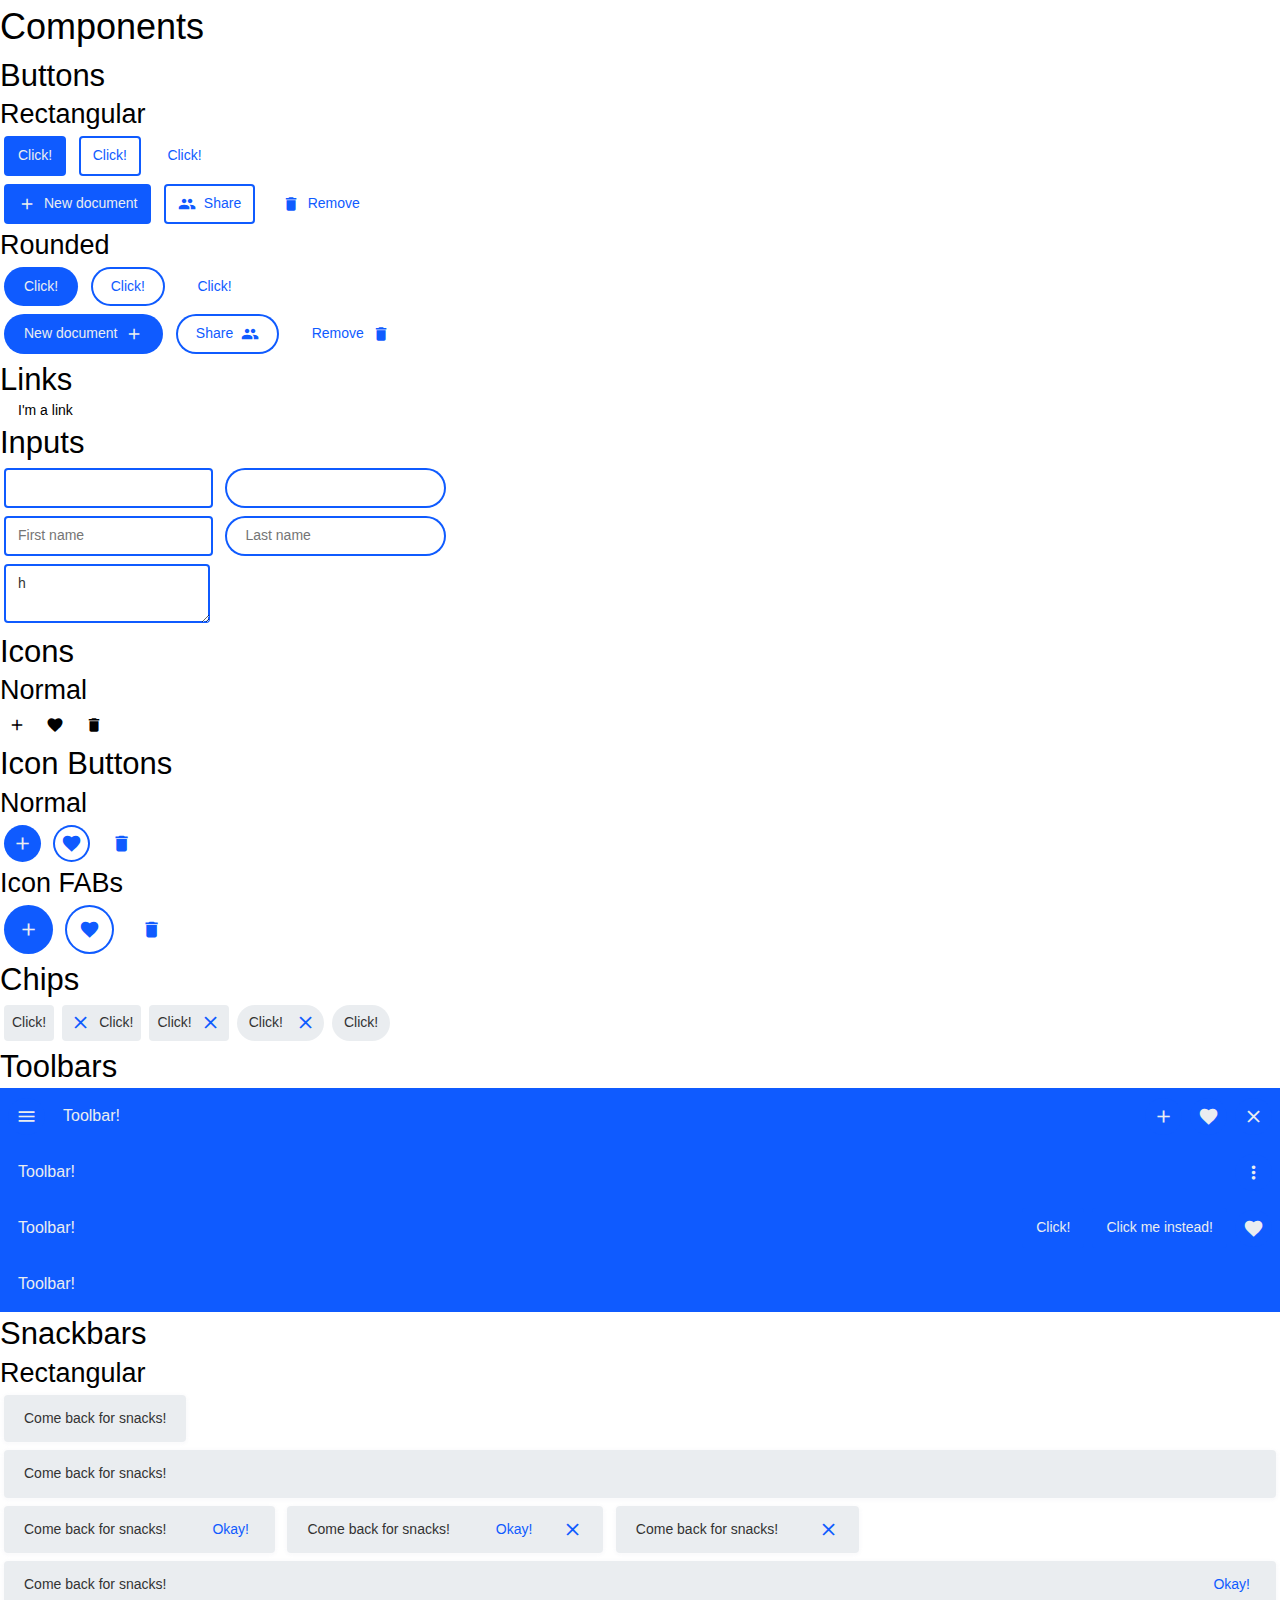
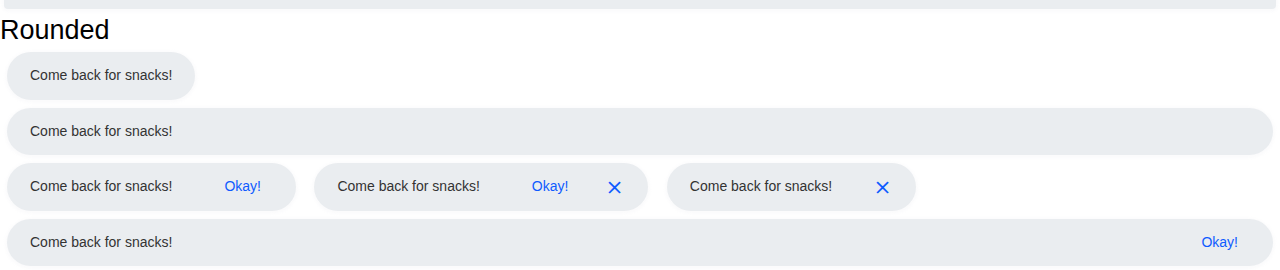
<file: geo-css-19-06/index.html>
<!DOCTYPE html>
<html lang="en">
<head>
    <meta charset="utf-8">
    <meta http-equiv="X-UA-Compatible" content="IE=edge">
    <title>Components</title>
    <meta name="viewport" content="width=device-width, initial-scale=1">
    <link rel="stylesheet" type="text/css" href="https://fonts.googleapis.com/icon?family=Material+Icons">
    <link rel="stylesheet" type="text/css" href="css/index.min.css">
    <!--<script src="main.js"></script>-->
</head>
<body class="force-no-outline">
    <h1>Components</h1>
    <article>
        <h2>Buttons</h2>
        <section>
        	<h3>Rectangular</h3>
        	<button class="button">Click!</button>
        	<button class="button button--outline">Click!</button>
            <button class="button button--text">Click!</button>
            
            <div>
                <button class="button">
                    <span class="material-icons icon">add</span>
                    <span class="icon-separator"></span>
                    New document
                </button>
                <button class="button button--outline">
                    <span class="material-icons icon">people</span>
                    <span class="icon-separator"></span>
                    Share
                </button>
                <button class="button button--text">
                    <span class="material-icons icon">delete</span>
                    <span class="icon-separator"></span>
                    Remove
                </button>
            </div>
        </section>
        
        <section>
        	<h3>Rounded</h3>
        	<button class="button button--round">Click!</button>
        	<button class="button button--round button--outline">Click!</button>
            <button class="button button--round button--text">Click!</button>

            <div>
                <button class="button button--round">
                    New document
                    <span class="icon-separator"></span>
                    <span class="material-icons icon">add</span>
                </button>
                <button class="button button--round button--outline">
                    Share
                    <span class="icon-separator"></span>
                    <span class="material-icons icon">people</span>
                </button>
                <button class="button button--round button--text">
                    Remove
                    <span class="icon-separator"></span>
                    <span class="material-icons icon">delete</span>
                </button>
            </div>
        </section>
    </article>
    <article>
        <h2>Links</h2>
        <section>
        	<a href="javascript:;" class="link">I'm a link</a>
        </section>
    </article>
    <article>
        <h2>Inputs</h2>
        <section>
        	<input type="text" class="input"/>
            <input type="text" class="input input--round"/>
        </section>
        <section>
        	<input type="text" placeholder="First name" class="input"/>
        	<input type="text" placeholder="Last name"class="input input--round"/>
        </section>
        <section>
            <textarea class="input">h</textarea>
        </section>
    </article>
    <article>
        <h2>Icons</h2>
        <section>
            <h3>Normal</h3>
        	<span class="material-icons icon">add</span>
        	<span class="material-icons icon">favorite</span>
        	<span class="material-icons icon">delete</span>
        </section>
    </article>
    <article>
        <h2>Icon Buttons</h2>
        <section>
            <h3>Normal</h3>
        	<button class="material-icons button button--icon">add</button>
        	<button class="material-icons button button--icon button--outline">favorite</button>
        	<button class="material-icons button button--icon button--text">delete</button>
        </section>
        <section>
            <h3>Icon FABs</h3>
        	<button class="material-icons button button--icon-fab">add</button>
        	<button class="material-icons button button--icon-fab button--outline">favorite</button>
        	<button class="material-icons button button--icon-fab button--text">delete</button>
        </section>
    </article>
    <article>
        <h2>Chips</h2>
        <section style="display:flex;">

            <!-- TODO investigate why need flex... is it -->
            <!-- for the block formatting context? -->
            
        	<div class="chip">
                <span class="chip__text">Click!</span>
            </div>
        	<div class="chip">
        		<button class="material-icons button button--icon button--text">close</button>
                <span class="chip__text">Click!</span>
            </div>
        	<div class="chip">
        		<span class="chip__text">Click!</span>
        		<button class="material-icons button button--icon button--text">close</button>
        	</div>
        	<div class="chip chip--round">
        		<span class="chip__text">Click!</span>
        		<button class="material-icons button button--icon button--text">close</button>
        	</div>
        	<div class="chip chip--round">
                <span class="chip__text">Click!</span>
            </div>
        </section>
    </article>
    <article>
        <h2>Toolbars</h2>
        <section>
        	<header class="toolbar">
                <div class="toolbar__actions">
        	        <button class="material-icons button button--icon">menu</button>
                </div>
                <div class="toolbar__text">Toolbar!</div>
                <div class="toolbar__actions">
        	        <button class="material-icons button button--icon">add</button>
        	        <button class="material-icons button button--icon">favorite</button>
        	        <button class="material-icons button button--icon">close</button>
                </div>
            </header>

        	<header class="toolbar">
                <div class="toolbar__text">Toolbar!</div>
                <div class="toolbar__actions">
        	        <button class="material-icons button button--icon">more_vert</button>
                </div>
            </header>

            <header class="toolbar">
                <div class="toolbar__text">Toolbar!</div>
                <div class="toolbar__actions">
                    <button class="button">Click!</button>
                    <button class="button">Click me instead!</button>
        	        <button class="material-icons button button--icon">favorite</button>
                </div>
            </header>

            <header class="toolbar">
                <div class="toolbar__text">Toolbar!</div>
            </header>
        </section>
    </article>
    <article>
        <h2>Snackbars</h2>
        <section>
            <h3>Rectangular</h3>
            <section class="snackbar">
                <div class="snackbar__text">Come back for snacks!</div>
            </section>
            
            <section class="snackbar snackbar--full-width">
                <div class="snackbar__text">Come back for snacks!</div>
            </section>
            
            <section class="snackbar">
                <div class="snackbar__text">Come back for snacks!</div>
                <div class="snackbar__actions">
                    <button class="button button--text">Okay!</button>
                </div>
            </section>

            <section class="snackbar">
                <div class="snackbar__text">Come back for snacks!</div>
                <div class="snackbar__actions">
                    <button class="button button--text">Okay!</button>
                    <button class="material-icons button button--icon button--text">close</button>
                </div>
            </section>

            <section class="snackbar">
                <div class="snackbar__text">Come back for snacks!</div>
                <div class="snackbar__actions">
                    <button class="material-icons button button--icon button--text">close</button>
                </div>
            </section>
            
            <section class="snackbar snackbar--full-width">
                <div class="snackbar__text">Come back for snacks!</div>
                <div class="snackbar__actions">
                    <button class="button button--text">Okay!</button>
                </div>
            </section>
        </section>
        <section>
            <h3>Rounded</h3>
            <section class="snackbar snackbar--round">
                <div class="snackbar__text">Come back for snacks!</div>
            </section>
            
            <section class="snackbar snackbar--full-width snackbar--round">
                <div class="snackbar__text">Come back for snacks!</div>
            </section>
            
            <section class="snackbar snackbar--round">
                    <div class="snackbar__text">Come back for snacks!</div>
                    <div class="snackbar__actions">
                        <button class="button button--text button--round">Okay!</button>
                    </div>
                </section>
    
                <section class="snackbar snackbar--round">
                    <div class="snackbar__text">Come back for snacks!</div>
                    <div class="snackbar__actions">
                        <button class="button button--text button--round">Okay!</button>
                        <button class="material-icons button button--icon button--text">close</button>
                    </div>
                </section>
    
                <section class="snackbar snackbar--round">
                    <div class="snackbar__text">Come back for snacks!</div>
                    <div class="snackbar__actions">
                        <button class="material-icons button button--icon button--text">close</button>
                    </div>
                </section>
            
            <section class="snackbar snackbar--full-width snackbar--round">
                <div class="snackbar__text">Come back for snacks!</div>
                <div class="snackbar__actions">
                    <button class="button button--text button--round">Okay!</button>
                </div>
            </section>
        </section>
    </article>
    <script src="js/accessible-focus.js"></script>
</body>
</html>
</file>
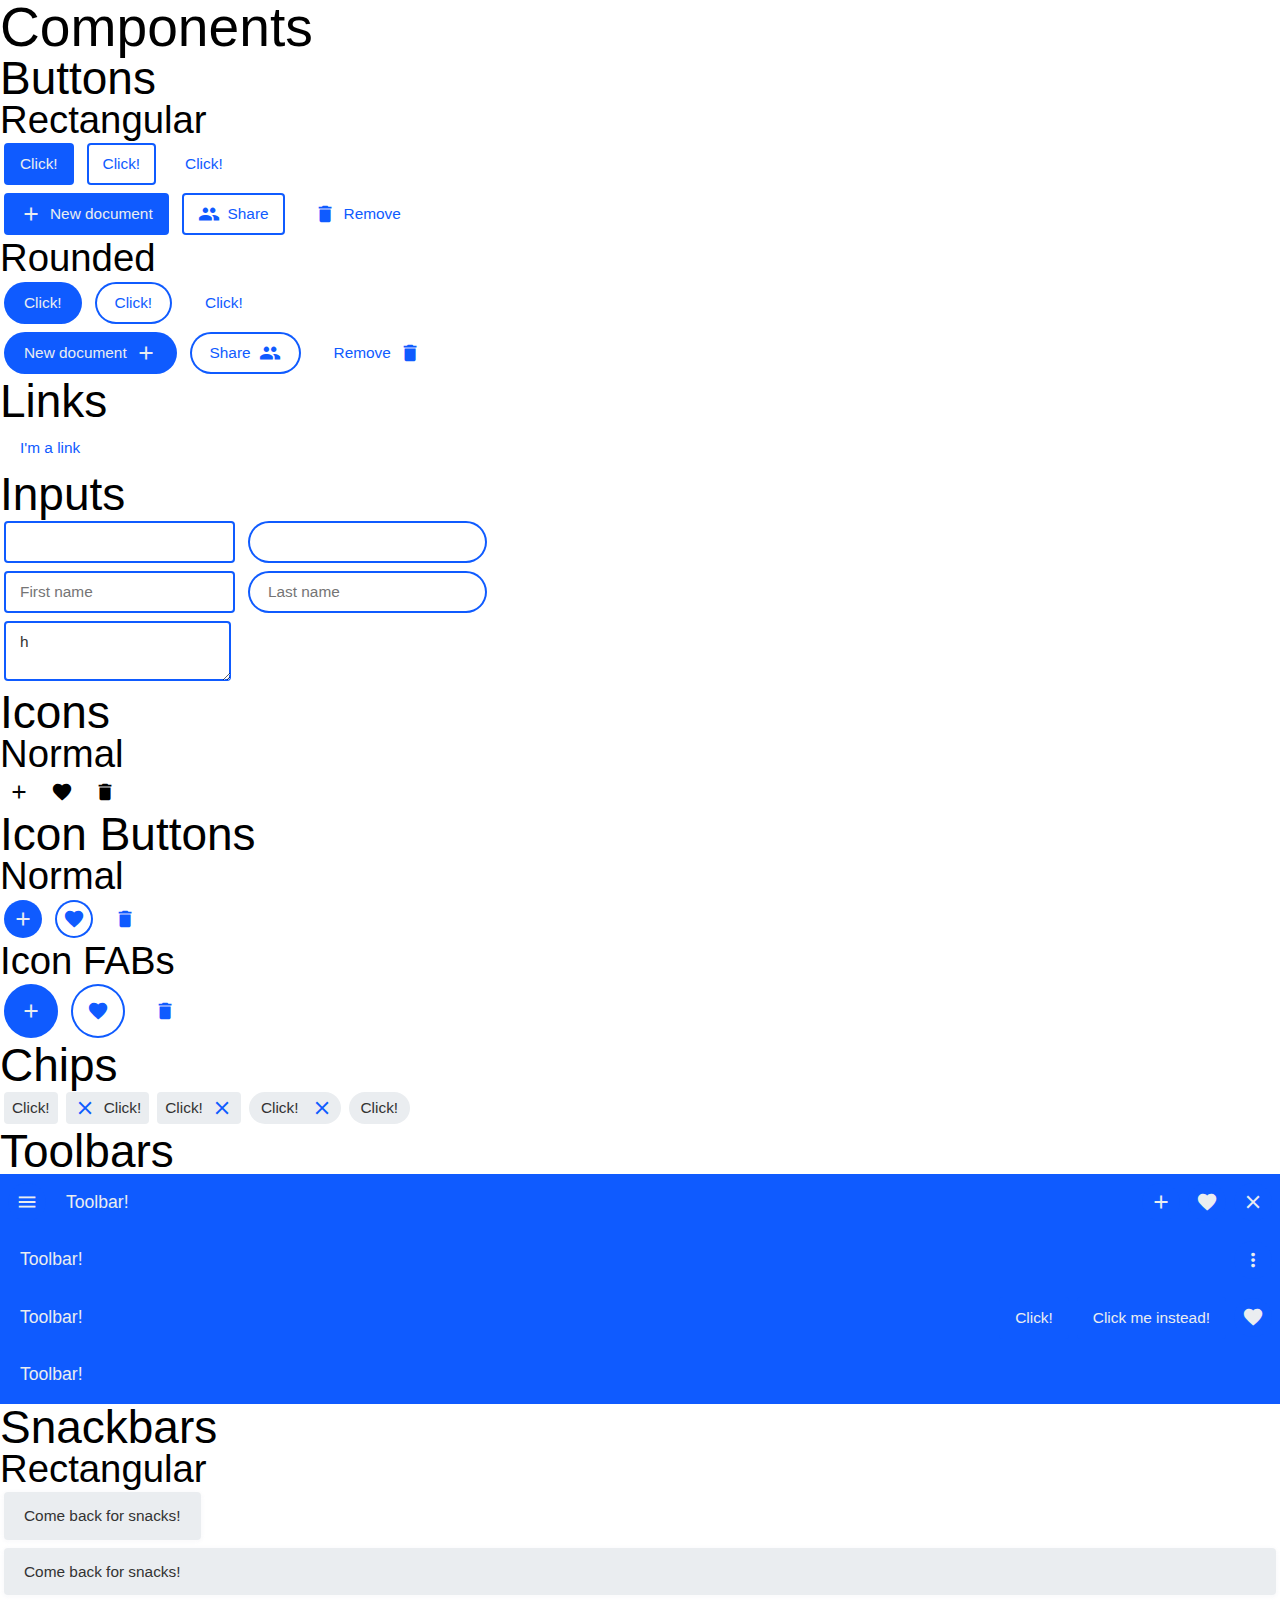
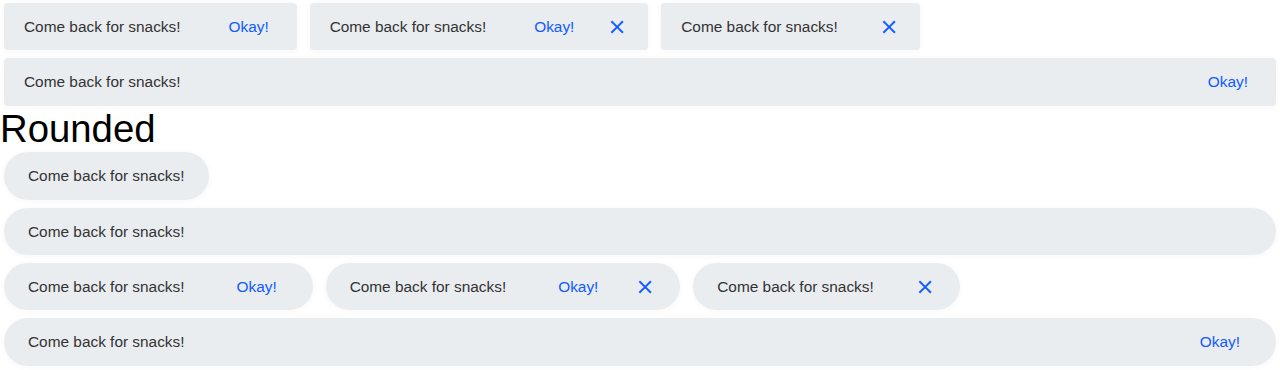
<file: geocss-19-07/index.html>
<!DOCTYPE html>
<html lang="en">
<head>
    <meta charset="utf-8">
    <meta http-equiv="X-UA-Compatible" content="IE=edge">
    <title>Components</title>
    <meta name="viewport" content="width=device-width, initial-scale=1">
    <link rel="stylesheet" type="text/css" href="https://fonts.googleapis.com/icon?family=Material+Icons">
    <link rel="stylesheet" type="text/css" href="css/index.min.css">
    <!--<script src="main.js"></script>-->
</head>
<body class="force-no-outline">
    <h1>Components</h1>
    <article>
        <h2>Buttons</h2>
        <section>
        	<h3>Rectangular</h3>
        	<button class="Button">Click!</button>
        	<button class="Button Button--outline">Click!</button>
            <button class="Button Button--text">Click!</button>
            
            <div>
                <button class="Button">
                    <span class="material-icons Icon">add</span>
                    <span>New document</span>
                </button>
                <button class="Button Button--outline">
                    <span class="material-icons Icon">people</span>
                    <span>Share</span>
                </button>
                <button class="Button Button--text">
                    <span class="material-icons Icon">delete</span>
                    <span>Remove</span>
                </button>
            </div>
        </section>
        
        <section>
        	<h3>Rounded</h3>
        	<button class="Button Button--round">Click!</button>
        	<button class="Button Button--round Button--outline">Click!</button>
            <button class="Button Button--round Button--text">Click!</button>

            <div>
                <button class="Button Button--round">
                    <span>New document</span>
                    <span class="material-icons Icon">add</span>
                </button>
                <button class="Button Button--round Button--outline">
                    <span>Share</span>
                    <span class="material-icons Icon">people</span>
                </button>
                <button class="Button Button--round Button--text">
                    <span>Remove</span>
                    <span class="material-icons Icon">delete</span>
                </button>
            </div>
        </section>
    </article>
    <article>
        <h2>Links</h2>
        <section>
        	<a href="javascript:;" class="Link">I'm a link</a>
        </section>
    </article>
    <article>
        <h2>Inputs</h2>
        <section>
        	<input type="text" class="Input"/>
            <input type="text" class="Input Input--round"/>
        </section>
        <section>
        	<input type="text" placeholder="First name" class="Input"/>
        	<input type="text" placeholder="Last name"class="Input Input--round"/>
        </section>
        <section>
            <textarea class="Input">h</textarea>
        </section>
    </article>
    <article>
        <h2>Icons</h2>
        <section>
            <h3>Normal</h3>
        	<span class="material-icons Icon">add</span>
        	<span class="material-icons Icon">favorite</span>
        	<span class="material-icons Icon">delete</span>
        </section>
    </article>
    <article>
        <h2>Icon Buttons</h2>
        <section>
            <h3>Normal</h3>
        	<button class="material-icons Button Button--icon">add</button>
        	<button class="material-icons Button Button--icon Button--outline">favorite</button>
        	<button class="material-icons Button Button--icon Button--text">delete</button>
        </section>
        <section>
            <h3>Icon FABs</h3>
        	<button class="material-icons Button Button--iconFab">add</button>
        	<button class="material-icons Button Button--iconFab Button--outline">favorite</button>
        	<button class="material-icons Button Button--iconFab Button--text">delete</button>
        </section>
    </article>
    <article>
        <h2>Chips</h2>
        <section style="display:flex;">

            <!-- TODO investigate why need flex... is it -->
            <!-- for the block formatting context? -->
            
        	<div class="Chip">
                <span class="Chip-text">Click!</span>
            </div>
        	<div class="Chip">
        		<button class="material-icons Button Button--icon Button--text">close</button>
                <span class="Chip-text">Click!</span>
            </div>
        	<div class="Chip">
        		<span class="Chip-text">Click!</span>
        		<button class="material-icons Button Button--icon Button--text">close</button>
        	</div>
        	<div class="Chip Chip--round">
        		<span class="Chip-text">Click!</span>
        		<button class="material-icons Button Button--icon Button--text">close</button>
        	</div>
        	<div class="Chip Chip--round">
                <span class="Chip-text">Click!</span>
            </div>
        </section>
    </article>
    <article>
        <h2>Toolbars</h2>
        <section>
        	<header class="Toolbar">
                <div class="Toolbar-actions">
        	        <button class="material-icons Button Button--icon">menu</button>
                </div>
                <div class="Toolbar-text">Toolbar!</div>
                <div class="Toolbar-actions">
        	        <button class="material-icons Button Button--icon">add</button>
        	        <button class="material-icons Button Button--icon">favorite</button>
        	        <button class="material-icons Button Button--icon">close</button>
                </div>
            </header>

        	<header class="Toolbar">
                <div class="Toolbar-text">Toolbar!</div>
                <div class="Toolbar-actions">
        	        <button class="material-icons Button Button--icon">more_vert</button>
                </div>
            </header>

            <header class="Toolbar">
                <div class="Toolbar-text">Toolbar!</div>
                <div class="Toolbar-actions">
                    <button class="Button">Click!</button>
                    <button class="Button">Click me instead!</button>
        	        <button class="material-icons Button Button--icon">favorite</button>
                </div>
        		<div class="Toolbar-mobileAlt">
        	        <button class="material-icons Button Button--icon">menu</button>
        		</div>
            </header>

            <header class="Toolbar">
                <div class="Toolbar-text">Toolbar!</div>
            </header>
        </section>
    </article>
    <article>
        <h2>Snackbars</h2>
        <section>
            <h3>Rectangular</h3>
            <section class="Snackbar">
                <div class="Snackbar-text">Come back for snacks!</div>
            </section>
            
            <section class="Snackbar Snackbar--fullWidth">
                <div class="Snackbar-text">Come back for snacks!</div>
            </section>
            
            <section class="Snackbar">
                <div class="Snackbar-text">Come back for snacks!</div>
                <div class="Snackbar-actions">
                    <button class="Button Button--text">Okay!</button>
                </div>
            </section>

            <section class="Snackbar">
                <div class="Snackbar-text">Come back for snacks!</div>
                <div class="Snackbar-actions">
                    <button class="Button Button--text">Okay!</button>
                    <button class="material-icons Button Button--icon Button--text">close</button>
                </div>
            </section>

            <section class="Snackbar">
                <div class="Snackbar-text">Come back for snacks!</div>
                <div class="Snackbar-actions">
                    <button class="material-icons Button Button--icon Button--text">close</button>
                </div>
            </section>
            
            <section class="Snackbar Snackbar--fullWidth">
                <div class="Snackbar-text">Come back for snacks!</div>
                <div class="Snackbar-actions">
                    <button class="Button Button--text">Okay!</button>
                </div>
            </section>
        </section>
        <section>
            <h3>Rounded</h3>
            <section class="Snackbar Snackbar--round">
                <div class="Snackbar-text">Come back for snacks!</div>
            </section>
            
            <section class="Snackbar Snackbar--fullWidth Snackbar--round">
                <div class="Snackbar-text">Come back for snacks!</div>
            </section>
            
            <section class="Snackbar Snackbar--round">
                    <div class="Snackbar-text">Come back for snacks!</div>
                    <div class="Snackbar-actions">
                        <button class="Button Button--text Button--round">Okay!</button>
                    </div>
                </section>
    
                <section class="Snackbar Snackbar--round">
                    <div class="Snackbar-text">Come back for snacks!</div>
                    <div class="Snackbar-actions">
                        <button class="Button Button--text Button--round">Okay!</button>
                        <button class="material-icons Button Button--icon Button--text">close</button>
                    </div>
                </section>
    
                <section class="Snackbar Snackbar--round">
                    <div class="Snackbar-text">Come back for snacks!</div>
                    <div class="Snackbar-actions">
                        <button class="material-icons Button Button--icon Button--text">close</button>
                    </div>
                </section>
            
            <section class="Snackbar Snackbar--fullWidth Snackbar--round">
                <div class="Snackbar-text">Come back for snacks!</div>
                <div class="Snackbar-actions">
                    <button class="Button Button--text Button--round">Okay!</button>
                </div>
            </section>
        </section>
    </article>
    <script src="js/accessible-focus.js"></script>
</body>
</html>
</file>
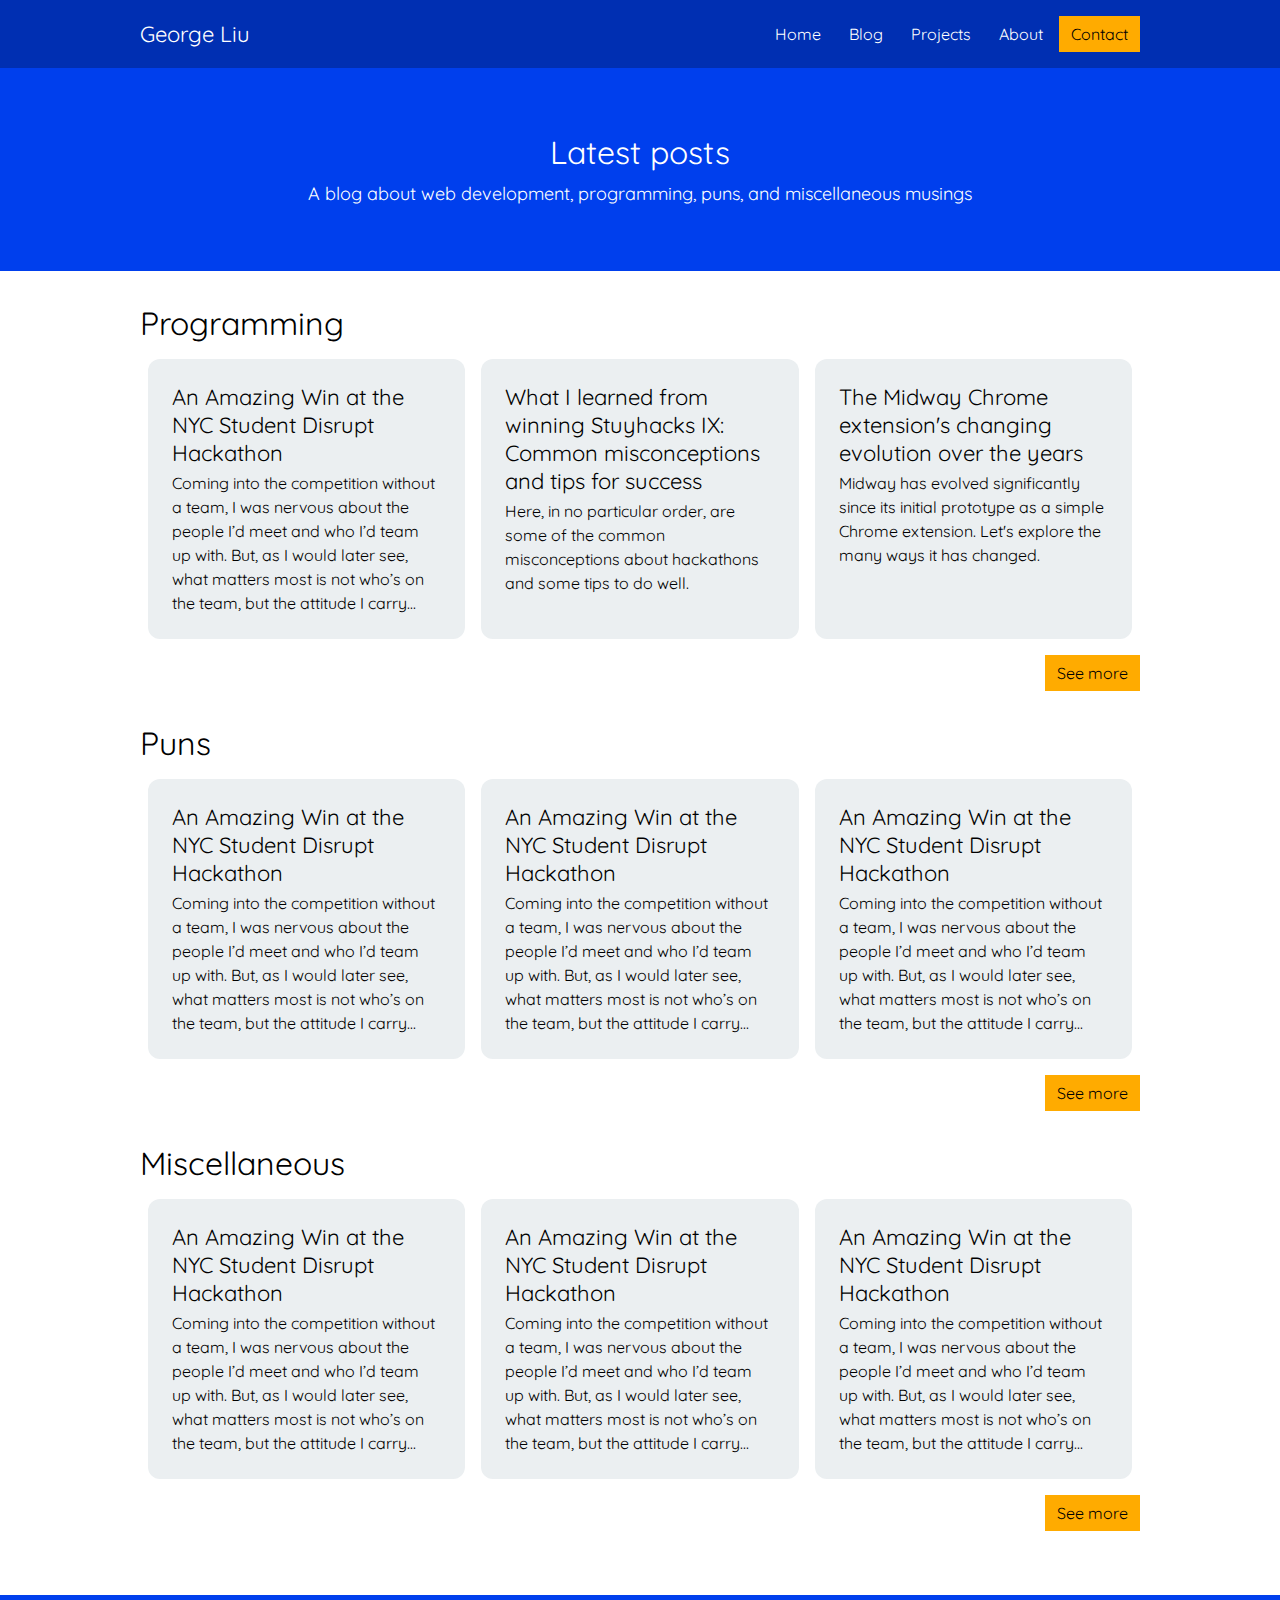
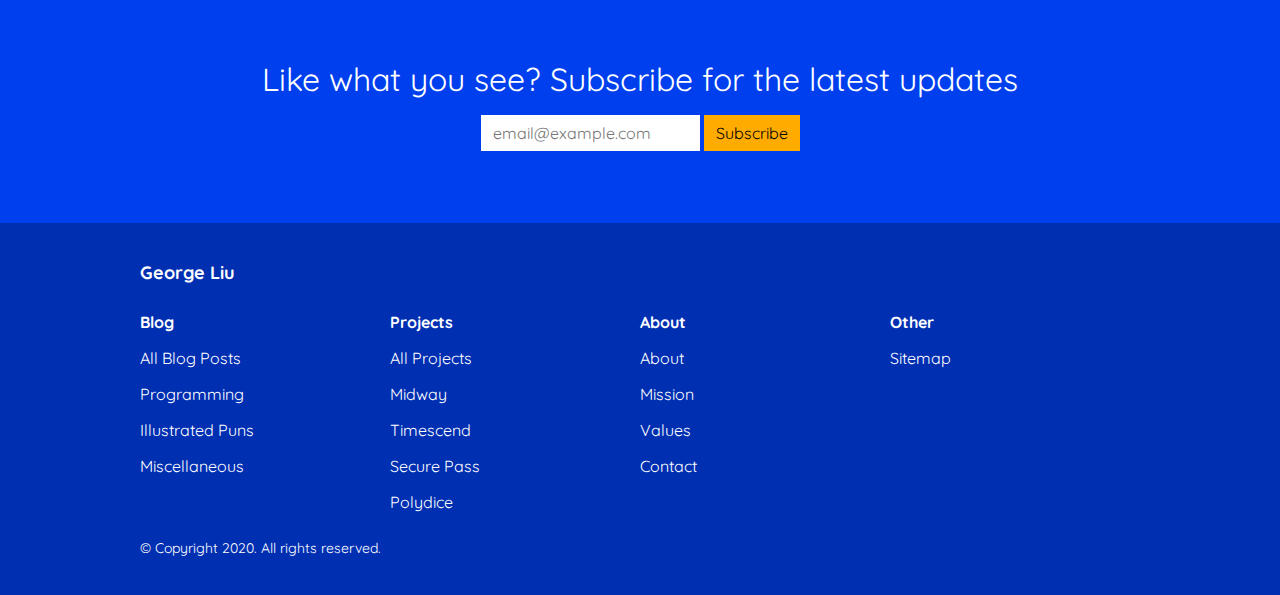
<file: geocss-20-03/blog-home.html>
<!DOCTYPE html>
<html lang="en">

<head>
    <meta content="IE=edge" http-equiv="X-UA-Compatible">
    <meta name="viewport" content="initial-scale=1, width=device-width">
    <meta charset="utf-8">

    <title>About Me</title>

    <link rel="stylesheet" href="https://fonts.googleapis.com/icon?family=Material+Icons">
    <link href="https://fonts.googleapis.com/css?family=Lexend+Deca%7CQuicksand:500,700&display=optional"
        rel="stylesheet">
    <link rel="stylesheet" href="css/index.css">
</head>

<body class="text-quicksand">
    <a class="sr-only sr-only-focusable" href="#maincontent">Skip to main content</a>
    <header class="bg-blue-900 text-white py-16 px-24 px-32--sm">
        <div class="max-w-md--md max-w-lg--lg max-w-xl--xl m-auto disp-flex flex-dir-row align-items-center">
            <h1 class="text-xl text-bold-400 m-0 flex-1">
                <a class="text-white text-normal" href="/">George Liu</a>
            </h1>
            <nav id="menu" class="menu bg-blue-900">
                <a accesskey="m" class="text-white text-normal menu-open-btn material-icons py-8 px-12"
                    href="#menu">menu</a>
                <a class="text-white text-normal menu-close-btn material-icons py-8 px-12" href="#">close</a>
                <a class="text-md text-white text-normal menu-links py-8 px-12" href="/">Home</a>
                <a class="text-md text-white text-normal menu-links py-8 px-12" href="/blog/">Blog</a>
                <a class="text-md text-white text-normal menu-links py-8 px-12" href="/projects/">Projects</a>
                <a class="text-md text-white text-normal menu-links py-8 px-12" href="/about/">About</a>
                <a class="text-md text-black text-normal menu-links py-8 px-12 bg-amber"
                    href="/about/contact/">Contact</a>
            </nav>
        </div>
    </header>
    <section class="bg-blue-800 p-24 p-32--sm py-64 text-white">
        <div class="m-auto max-w-md--md max-w-lg--lg max-w-xl--xl text-center">
            <h2 class="text-xl text-2x--sm text-3x--lg text-bold-400 mx-0 myt-0 myb-8 text-height-xs">Latest posts</h2>
            <p class="text-lg m-0">A blog about web development, programming, puns, and miscellaneous musings</p>
        </div>
    </section>

    <main id="maincontent" class="p-24 p-32--sm">
        <div class="m-auto max-w-md--md max-w-lg--lg max-w-xl--xl">
            <section class="pyb-32">
                <h2 class="text-3x text-bold-400 mx-0 myt-0 myb-8 text-height-xs">Programming</h2>

                <div class="disp-flex--lg">
                    <article class="w-4--lg bg-blue-grey-100 r-12 p-24 m-8">
                        <h3 class="text-xl m-0 myb-4">An Amazing Win at the NYC Student Disrupt Hackathon</h3>
                        <p class="text-md m-0">Coming into the competition without a team, I was nervous about the
                            people I’d meet
                            and who I’d team up with. But, as I would later see, what matters most is not who’s on the
                            team, but
                            the attitude I carry...</p>
                    </article>
                    <article class="w-4--lg bg-blue-grey-100 r-12 p-24 m-8">
                        <h3 class="text-xl m-0 myb-4">What I learned from winning Stuyhacks IX: Common misconceptions
                            and tips for success</h3>
                        <p class="text-md m-0">Here, in no particular order, are some of the common misconceptions about
                            hackathons and some tips to do well.</p>
                    </article>
                    <article class="w-4--lg bg-blue-grey-100 r-12 p-24 m-8">
                        <h3 class="text-xl m-0 myb-4">The Midway Chrome extension's changing evolution over the years</h3>
                        <p class="text-md m-0">Midway has evolved significantly since its initial prototype as a simple
                            Chrome extension. Let's explore the many ways it has changed.</p>
                    </article>
                </div>

                <div class="disp-flex justify-content-flex-end pyt-8">
                    <a class="text-md text-black text-normal menu-links py-8 px-12 bg-amber" href="/blog/programming/">
                        <span>See more</span>
                        <span class="sr-only">programming posts</span>
                    </a>
                </div>
            </section>
            <section class="pyb-32">
                <h2 class="text-3x text-bold-400 mx-0 myt-0 myb-8 text-height-xs">Puns</h2>

                <div class="disp-flex--lg">
                    <article class="w-4--lg bg-blue-grey-100 r-12 p-24 m-8">
                        <h3 class="text-xl m-0 myb-4">An Amazing Win at the NYC Student Disrupt Hackathon</h3>
                        <p class="text-md m-0">Coming into the competition without a team, I was nervous about the
                            people I’d meet
                            and who I’d team up with. But, as I would later see, what matters most is not who’s on the
                            team, but
                            the attitude I carry...</p>
                    </article>
                    <article class="w-4--lg bg-blue-grey-100 r-12 p-24 m-8">
                        <h3 class="text-xl m-0 myb-4">An Amazing Win at the NYC Student Disrupt Hackathon</h3>
                        <p class="text-md m-0">Coming into the competition without a team, I was nervous about the
                            people I’d meet
                            and who I’d team up with. But, as I would later see, what matters most is not who’s on the
                            team, but
                            the attitude I carry...</p>
                    </article>
                    <article class="w-4--lg bg-blue-grey-100 r-12 p-24 m-8">
                        <h3 class="text-xl m-0 myb-4">An Amazing Win at the NYC Student Disrupt Hackathon</h3>
                        <p class="text-md m-0">Coming into the competition without a team, I was nervous about the
                            people I’d meet
                            and who I’d team up with. But, as I would later see, what matters most is not who’s on the
                            team, but
                            the attitude I carry...</p>
                    </article>
                </div>
                <div class="disp-flex justify-content-flex-end pyt-8">
                    <a class="text-md text-black text-normal menu-links py-8 px-12 bg-amber" href="/blog/punderline/">
                        <span>See more</span>
                        <span class="sr-only">Punderline puns</span>
                    </a>
                </div>
            </section>
            <section class="pyb-32">
                <h2 class="text-3x text-bold-400 mx-0 myt-0 myb-8 text-height-xs">Miscellaneous</h2>

                <div class="disp-flex--lg">
                    <article class="w-4--lg bg-blue-grey-100 r-12 p-24 m-8">
                        <h3 class="text-xl m-0 myb-4">An Amazing Win at the NYC Student Disrupt Hackathon</h3>
                        <p class="text-md m-0">Coming into the competition without a team, I was nervous about the
                            people I’d meet
                            and who I’d team up with. But, as I would later see, what matters most is not who’s on the
                            team, but
                            the attitude I carry...</p>
                    </article>
                    <article class="w-4--lg bg-blue-grey-100 r-12 p-24 m-8">
                        <h3 class="text-xl m-0 myb-4">An Amazing Win at the NYC Student Disrupt Hackathon</h3>
                        <p class="text-md m-0">Coming into the competition without a team, I was nervous about the
                            people I’d meet
                            and who I’d team up with. But, as I would later see, what matters most is not who’s on the
                            team, but
                            the attitude I carry...</p>
                    </article>
                    <article class="w-4--lg bg-blue-grey-100 r-12 p-24 m-8">
                        <h3 class="text-xl m-0 myb-4">An Amazing Win at the NYC Student Disrupt Hackathon</h3>
                        <p class="text-md m-0">Coming into the competition without a team, I was nervous about the
                            people I’d meet
                            and who I’d team up with. But, as I would later see, what matters most is not who’s on the
                            team, but
                            the attitude I carry...</p>
                    </article>
                </div>
                <div class="disp-flex justify-content-flex-end pyt-8">
                    <a class="text-md text-black text-normal menu-links py-8 px-12 bg-amber" href="/blog/misc/">
                        <span>See more</span>
                        <span class="sr-only">miscellaneous posts</span>
                    </a>
                </div>
            </section>
        </div>
    </main>
    <section class="bg-blue-800 p-24 p-32--sm py-64 text-white">
        <div class="m-auto max-w-md--md max-w-lg--lg max-w-xl--xl text-center">
            <h2 class="text-xl text-2x--sm text-3x--lg text-bold-400 mx-0 myt-0 myb-8 text-height-xs">Like what you see?
                Subscribe for the latest updates</h2>
            <p class="text-md m-0">
                <input type="email" placeholder="email@example.com" class="my-4 py-8 px-12 text-black" />
                <input type="submit" value="Subscribe" class="my-8 py-8 px-12 text-black bg-amber">
            </p>
        </div>
    </section>
    <footer class="p-24 px-32--sm bg-blue-900">
        <nav class="max-w-md--md max-w-lg--lg max-w-xl--xl m-auto">
            <p class="my-12 text-white text-normal text-lg text-bold-700">George Liu</p>
            <div class="disp-flex--md flex-wrap-wrap">
                <div class="w-6--md w-3--lg py-8 py-0--md">
                    <p class="text-white text-bold-700 text-md my-12">Blog</p>
                    <p class="my-12"><a class="text-white text-normal text-md" href="/blog/">All Blog Posts</a></p>
                    <p class="my-12"><a class="text-white text-normal text-md" href="/blog/programming/">Programming</a>
                    </p>
                    <p class="my-12"><a class="text-white text-normal text-md" href="/blog/punderline/">Illustrated
                            Puns</a></p>
                    <p class="my-12"><a class="text-white text-normal text-md" href="/blog/misc/">Miscellaneous</a></p>
                </div>
                <div class="w-6--md w-3--lg py-8 py-0--md">
                    <p class="text-white text-bold-700 text-md my-12">Projects</p>
                    <p class="my-12"><a class="text-white text-normal text-md" href="/projects/">All Projects</a></p>
                    <p class="my-12"><a class="text-white text-normal text-md" href="/projects/midway/">Midway</a></p>
                    <p class="my-12"><a class="text-white text-normal text-md" href="/projects/timescend/">Timescend</a>
                    </p>
                    <p class="my-12"><a class="text-white text-normal text-md" href="/projects/securepass/">Secure
                            Pass</a></p>
                    <p class="my-12"><a class="text-white text-normal text-md" href="/projects/polydice/">Polydice</a>
                    </p>
                </div>
                <div class="w-6--md w-3--lg py-8 py-0--md">
                    <p class="text-white text-bold-700 text-md my-12">About</p>
                    <p class="my-12"><a class="text-white text-normal text-md" href="/about/">About</a></p>
                    <p class="my-12"><a class="text-white text-normal text-md" href="/about/mission">Mission</a></p>
                    <p class="my-12"><a class="text-white text-normal text-md" href="/about/values/">Values</a></p>
                    <p class="my-12"><a class="text-white text-normal text-md" href="/about/contact/">Contact</a></p>
                </div>
                <div class="w-6--md w-3--lg py-8 py-0--md">
                    <p class="text-white text-bold-700 text-md my-12">Other</p>
                    <p class="my-12"><a class="text-white text-normal text-md" href="/sitemap/">Sitemap</a></p>
                </div>
            </div>
            <p class="my-12 text-white text-normal text-sm">&copy; Copyright 2020. All rights reserved.</p>
        </nav>
    </footer>

</body>

</html>
</file>
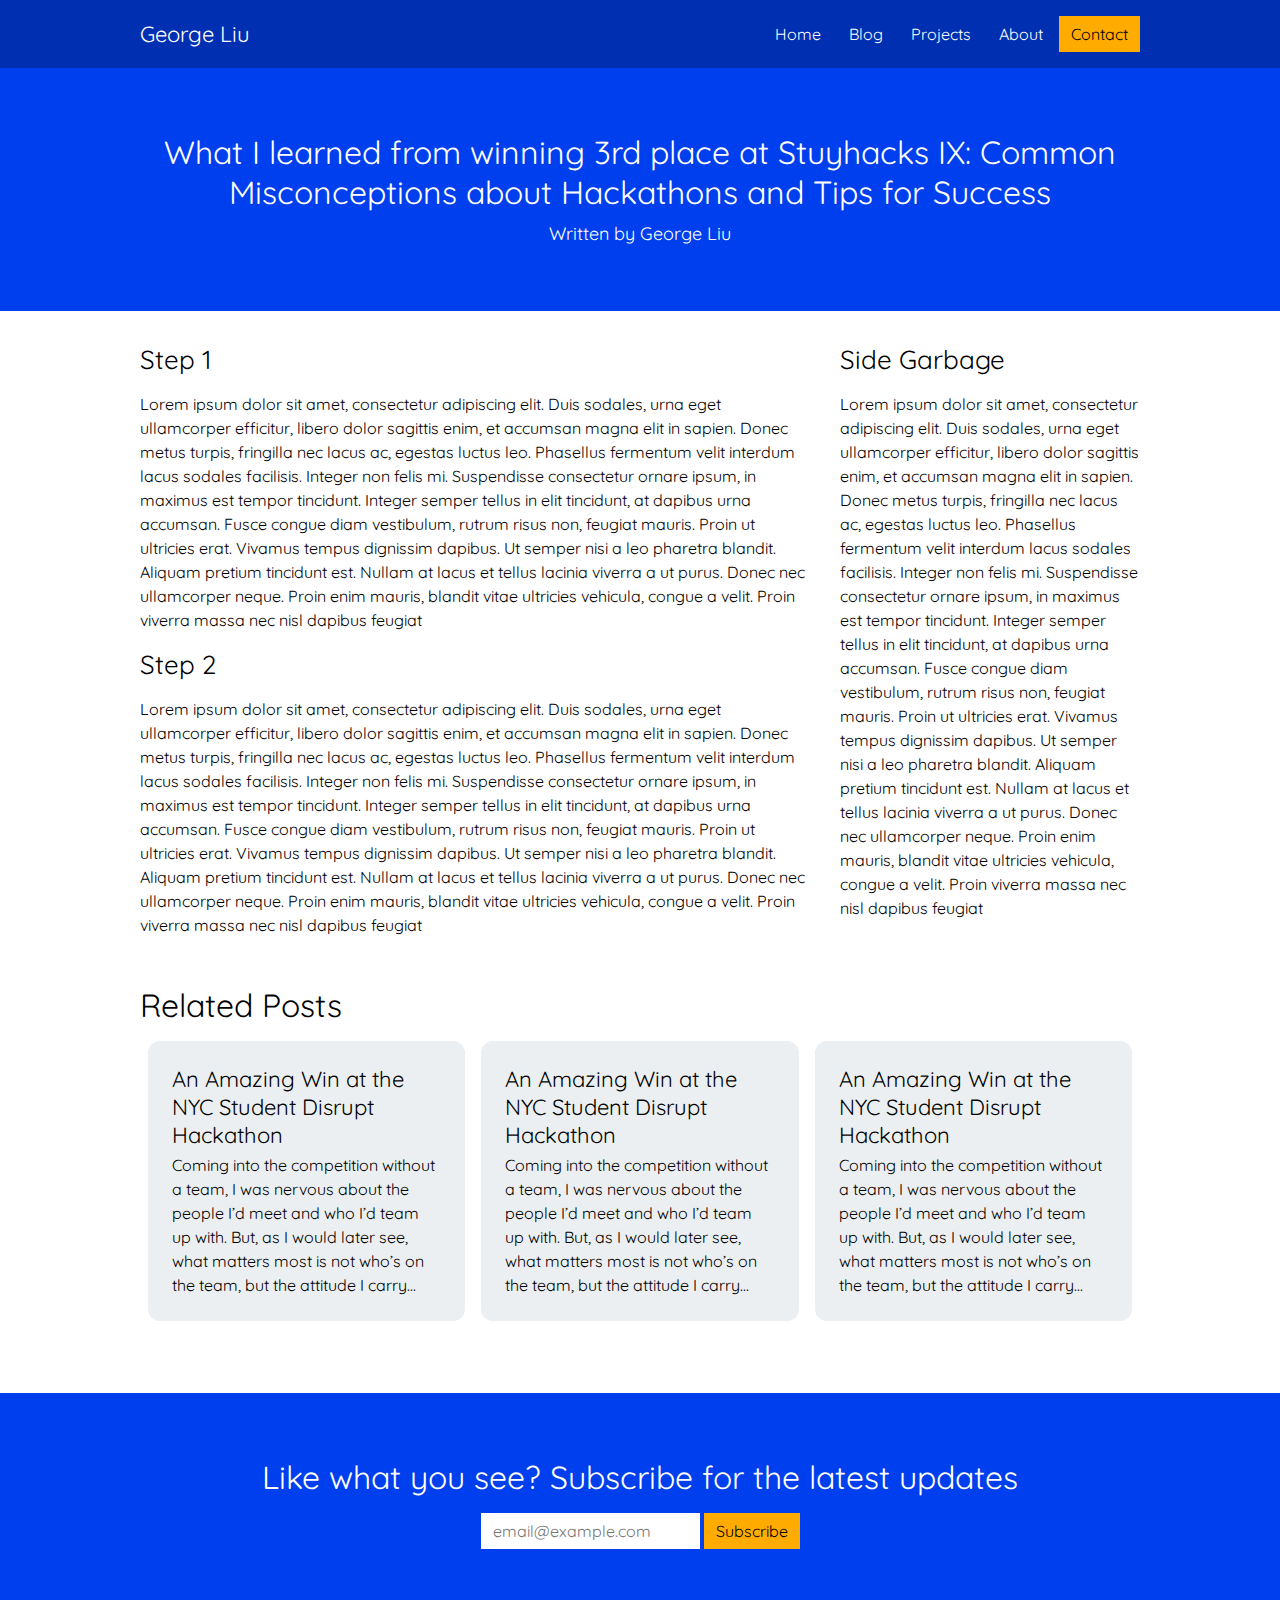
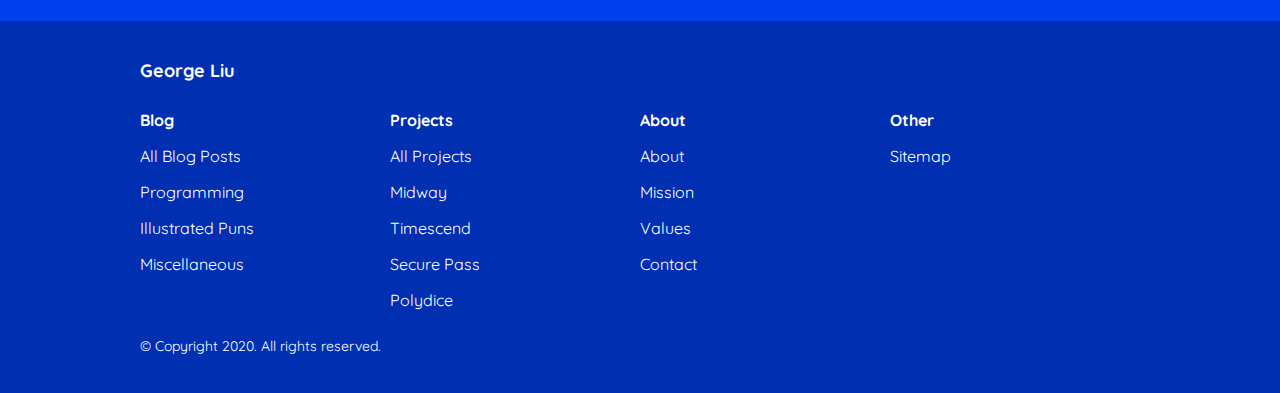
<file: geocss-20-03/blog-post.html>
<!DOCTYPE html>
<html lang="en">

<head>
    <meta content="IE=edge" http-equiv="X-UA-Compatible">
    <meta name="viewport" content="initial-scale=1, width=device-width">
    <meta charset="utf-8">

    <title>About Me</title>

    <link rel="stylesheet" href="https://fonts.googleapis.com/icon?family=Material+Icons">
    <link href="https://fonts.googleapis.com/css?family=Lexend+Deca%7CQuicksand:500,700&display=optional"
        rel="stylesheet">
    <link rel="stylesheet" href="css/index.css">
</head>

<body class="text-quicksand">
    <a class="sr-only sr-only-focusable" href="#maincontent">Skip to main content</a>
    <header class="bg-blue-900 text-white py-16 px-24 px-32--sm">
        <div class="max-w-md--md max-w-lg--lg max-w-xl--xl m-auto disp-flex flex-dir-row align-items-center">
            <h1 class="text-xl text-bold-400 m-0 flex-1">
                <a class="text-white text-normal" href="/">George Liu</a>
            </h1>
            <nav id="menu" class="menu bg-blue-900">
                <a class="text-white text-normal menu-open-btn material-icons py-8 px-12" href="#menu">menu</a>
                <a class="text-white text-normal menu-close-btn material-icons py-8 px-12" href="#">close</a>
                <a class="text-md text-white text-normal menu-links py-8 px-12" href="/">Home</a>
                <a class="text-md text-white text-normal menu-links py-8 px-12" href="/blog/">Blog</a>
                <a class="text-md text-white text-normal menu-links py-8 px-12" href="/projects/">Projects</a>
                <a class="text-md text-white text-normal menu-links py-8 px-12" href="/about/">About</a>
                <a class="text-md text-black text-normal menu-links py-8 px-12 bg-amber"
                    href="/about/contact/">Contact</a>
            </nav>
        </div>
    </header>
    <section class="bg-blue-800 p-24 p-32--sm py-64 text-white">
        <div class="m-auto max-w-md--md max-w-lg--lg max-w-xl--xl text-center">
            <h2 class="text-xl text-2x--sm text-3x--lg text-bold-400 mx-0 myt-0 myb-8 text-height-xs">What I learned
                from winning 3rd place at
                Stuyhacks IX: Common Misconceptions about Hackathons and Tips for Success</h2>
            <p class="text-lg m-0">Written by George Liu</p>
        </div>
    </section>
    <main id="maincontent" class="p-24 p-32--sm">
        <div class="m-auto max-w-md--md max-w-lg--lg max-w-xl--xl disp-flex--lg">
            <section class="flex-1 pxr-32--lg pyb-32 pyb-0--lg">
                <h3>Step 1</h3>
                <p>Lorem ipsum dolor sit amet, consectetur adipiscing elit. Duis
                    sodales, urna eget ullamcorper efficitur, libero dolor sagittis enim, et accumsan magna elit in
                    sapien. Donec metus turpis, fringilla nec lacus ac, egestas luctus leo. Phasellus fermentum velit
                    interdum lacus sodales facilisis. Integer non felis mi. Suspendisse consectetur ornare ipsum, in
                    maximus est tempor tincidunt. Integer semper tellus in elit tincidunt, at dapibus urna accumsan.
                    Fusce congue diam vestibulum, rutrum risus non, feugiat mauris. Proin ut ultricies erat. Vivamus
                    tempus dignissim dapibus. Ut semper nisi a leo pharetra blandit. Aliquam pretium tincidunt est.
                    Nullam at lacus et tellus lacinia viverra a ut purus. Donec nec ullamcorper neque. Proin enim
                    mauris, blandit vitae ultricies vehicula, congue a velit. Proin viverra massa nec nisl dapibus
                    feugiat </p>
                <h3>Step 2</h3>
                <p>Lorem ipsum dolor sit amet, consectetur adipiscing elit. Duis
                    sodales, urna eget ullamcorper efficitur, libero dolor sagittis enim, et accumsan magna elit in
                    sapien. Donec metus turpis, fringilla nec lacus ac, egestas luctus leo. Phasellus fermentum velit
                    interdum lacus sodales facilisis. Integer non felis mi. Suspendisse consectetur ornare ipsum, in
                    maximus est tempor tincidunt. Integer semper tellus in elit tincidunt, at dapibus urna accumsan.
                    Fusce congue diam vestibulum, rutrum risus non, feugiat mauris. Proin ut ultricies erat. Vivamus
                    tempus dignissim dapibus. Ut semper nisi a leo pharetra blandit. Aliquam pretium tincidunt est.
                    Nullam at lacus et tellus lacinia viverra a ut purus. Donec nec ullamcorper neque. Proin enim
                    mauris, blandit vitae ultricies vehicula, congue a velit. Proin viverra massa nec nisl dapibus
                    feugiat </p>
            </section>
            <aside class="max-w-xs--lg max-w-sm--xl">
                <h3>Side Garbage</h3>
                <p>Lorem ipsum dolor sit amet, consectetur adipiscing elit. Duis
                    sodales, urna eget ullamcorper efficitur, libero dolor sagittis enim, et accumsan magna elit in
                    sapien. Donec metus turpis, fringilla nec lacus ac, egestas luctus leo. Phasellus fermentum velit
                    interdum lacus sodales facilisis. Integer non felis mi. Suspendisse consectetur ornare ipsum, in
                    maximus est tempor tincidunt. Integer semper tellus in elit tincidunt, at dapibus urna accumsan.
                    Fusce congue diam vestibulum, rutrum risus non, feugiat mauris. Proin ut ultricies erat. Vivamus
                    tempus dignissim dapibus. Ut semper nisi a leo pharetra blandit. Aliquam pretium tincidunt est.
                    Nullam at lacus et tellus lacinia viverra a ut purus. Donec nec ullamcorper neque. Proin enim
                    mauris, blandit vitae ultricies vehicula, congue a velit. Proin viverra massa nec nisl dapibus
                    feugiat </p>
            </aside>
        </div>
    </main>
    <section class="p-24 pyt-0 p-32--sm py-64 text-black">
        <div class="m-auto max-w-md--md max-w-lg--lg max-w-xl--xl">
            <h2 class="text-3x text-bold-400 mx-0 myt-0 myb-8 text-height-xs">Related Posts</h2>

            <div class="disp-flex--lg">
                <article class="w-4--lg bg-blue-grey-100 r-12 p-24 m-8">
                    <h3 class="text-xl m-0 myb-4">An Amazing Win at the NYC Student Disrupt Hackathon</h3>
                    <p class="text-md m-0">Coming into the competition without a team, I was nervous about the people I’d meet
                        and who I’d team up with. But, as I would later see, what matters most is not who’s on the team, but
                        the attitude I carry...</p>
                </article>
                <article class="w-4--lg bg-blue-grey-100 r-12 p-24 m-8">
                    <h3 class="text-xl m-0 myb-4">An Amazing Win at the NYC Student Disrupt Hackathon</h3>
                    <p class="text-md m-0">Coming into the competition without a team, I was nervous about the people I’d meet
                        and who I’d team up with. But, as I would later see, what matters most is not who’s on the team, but
                        the attitude I carry...</p>
                </article>
                <article class="w-4--lg bg-blue-grey-100 r-12 p-24 m-8">
                    <h3 class="text-xl m-0 myb-4">An Amazing Win at the NYC Student Disrupt Hackathon</h3>
                    <p class="text-md m-0">Coming into the competition without a team, I was nervous about the people I’d meet
                        and who I’d team up with. But, as I would later see, what matters most is not who’s on the team, but
                        the attitude I carry...</p>
                </article>
            </div>
        </div>
    </section>
    <section class="bg-blue-800 p-24 p-32--sm py-64 text-white">
        <div class="m-auto max-w-md--md max-w-lg--lg max-w-xl--xl text-center">
            <h2 class="text-xl text-2x--sm text-3x--lg text-bold-400 mx-0 myt-0 myb-8 text-height-xs">Like what you see?
                Subscribe for the latest updates</h2>
            <p class="text-md m-0">
                <input type="email" placeholder="email@example.com" class="my-4 py-8 px-12 text-black" />
                <input type="submit" value="Subscribe" class="my-8 py-8 px-12 text-black bg-amber">
            </p>
        </div>
    </section>
    <footer class="p-24 px-32--sm bg-blue-900">
        <nav class="max-w-md--md max-w-lg--lg max-w-xl--xl m-auto">
            <p class="my-12 text-white text-normal text-lg text-bold-700">George Liu</p>
            <div class="disp-flex--md flex-wrap-wrap">
                <div class="w-6--md w-3--lg py-8 py-0--md">
                    <p class="text-white text-bold-700 text-md my-12">Blog</p>
                    <p class="my-12"><a class="text-white text-normal text-md" href="/blog/">All Blog Posts</a></p>
                    <p class="my-12"><a class="text-white text-normal text-md" href="/blog/programming/">Programming</a>
                    </p>
                    <p class="my-12"><a class="text-white text-normal text-md" href="/blog/punderline/">Illustrated
                            Puns</a></p>
                    <p class="my-12"><a class="text-white text-normal text-md" href="/blog/misc/">Miscellaneous</a></p>
                </div>
                <div class="w-6--md w-3--lg py-8 py-0--md">
                    <p class="text-white text-bold-700 text-md my-12">Projects</p>
                    <p class="my-12"><a class="text-white text-normal text-md" href="/projects/">All Projects</a></p>
                    <p class="my-12"><a class="text-white text-normal text-md" href="/projects/midway/">Midway</a></p>
                    <p class="my-12"><a class="text-white text-normal text-md" href="/projects/timescend/">Timescend</a>
                    </p>
                    <p class="my-12"><a class="text-white text-normal text-md" href="/projects/securepass/">Secure
                            Pass</a></p>
                    <p class="my-12"><a class="text-white text-normal text-md" href="/projects/polydice/">Polydice</a>
                    </p>
                </div>
                <div class="w-6--md w-3--lg py-8 py-0--md">
                    <p class="text-white text-bold-700 text-md my-12">About</p>
                    <p class="my-12"><a class="text-white text-normal text-md" href="/about/">About</a></p>
                    <p class="my-12"><a class="text-white text-normal text-md" href="/about/mission">Mission</a></p>
                    <p class="my-12"><a class="text-white text-normal text-md" href="/about/values/">Values</a></p>
                    <p class="my-12"><a class="text-white text-normal text-md" href="/about/contact/">Contact</a></p>
                </div>
                <div class="w-6--md w-3--lg py-8 py-0--md">
                    <p class="text-white text-bold-700 text-md my-12">Other</p>
                    <p class="my-12"><a class="text-white text-normal text-md" href="/sitemap/">Sitemap</a></p>
                </div>
            </div>
            <p class="my-12 text-white text-normal text-sm">&copy; Copyright 2020. All rights reserved.</p>
        </nav>
    </footer>

</body>

</html>
</file>
<file: geo-css-19-06/css/index.min.css>
a,abbr,acronym,address,applet,article,aside,audio,b,big,blockquote,body,canvas,caption,center,cite,code,dd,del,details,dfn,div,dl,dt,em,embed,fieldset,figcaption,figure,footer,form,h1,h2,h3,h4,h5,h6,header,hgroup,html,i,iframe,img,ins,kbd,label,legend,li,mark,menu,nav,object,ol,output,p,pre,q,ruby,s,samp,section,small,span,strike,strong,sub,summary,sup,table,tbody,td,tfoot,th,thead,time,tr,tt,u,ul,var,video{margin:0;padding:0;border:0;font:inherit;vertical-align:baseline}article,aside,details,figcaption,figure,footer,header,hgroup,menu,nav,section{display:block}body{line-height:1}ol,ul{list-style:none}blockquote,q{quotes:none}blockquote:after,blockquote:before,q:after,q:before{content:none}table{border-collapse:collapse;border-spacing:0}button,input,textarea{font-family:inherit;font-size:inherit}a{text-decoration:inherit}a:hover{text-decoration:underline}.force-no-outline button::-moz-focus-inner{border:0}.force-no-outline *{outline:0}html{font-size:100%;font-family:-apple-system,BlinkMacSystemFont,"Segoe UI",Roboto,Oxygen,Ubuntu,Cantarell,"Open Sans","Helvetica Neue",sans-serif}.h1,.h2,h1,h2{font-size:2.25rem;font-weight:400;line-height:1.5}.h2,h2{font-size:1.9375rem;line-height:1.4}.h3,.h4,.h5,.h6,h3,h4,h5,h6{font-size:1.6875rem;font-weight:500;line-height:1.3}.h4,.h5,.h6,h4,h5,h6{font-size:1.5rem}.h5,.h6,h5,h6{font-size:1.3125rem;line-height:1.2}.h6,h6{font-size:1.125rem;font-weight:600}.p1,p{font-size:1rem;font-weight:400;line-height:1.4}.input,.link,.p2,caption,figcaption{font-size:.875rem;font-weight:400;line-height:1.4}.input,.link{padding:10px 14px;margin:4px;font-weight:500;color:inherit}.input{font-weight:400;border-radius:.25rem;box-shadow:inset #0f5bff 0 0 0 2px;background:unset;color:#333;border:0}.input--round{padding-left:20px;padding-right:20px;border-radius:62.4375rem}.button{padding:10px 14px;margin:4px;font-size:.875rem;line-height:1.4;border-radius:.25rem;position:relative;overflow:hidden;font-weight:500;background:#0f5bff;color:#eaedf0;border:0}.button::after,.button::before{content:"";position:absolute;top:0;left:0;right:0;bottom:0;background:currentColor;transition:opacity .1s ease-in,box-shadow .2s ease-in;opacity:0}.button:active::after,.button:focus::before,.button:hover::before{opacity:.24}.button:hover{box-shadow:rgba(15,91,255,.2) 0 1px 3px 2px}.button--round{padding-left:20px;padding-right:20px;border-radius:62.4375rem}.button--outline:active::after,.button--outline:focus::before,.button--outline:hover::before,.button--text:active::after,.button--text:focus::before,.button--text:hover::before{opacity:.16}.button--outline,.button--outline:hover{box-shadow:inset currentColor 0 0 0 2px}.button--outline,.button--text{background:unset;color:#0f5bff}.button--text:hover{box-shadow:none}.icon{padding:8px;font-size:1.125rem;font-weight:400;line-height:1;display:inline-block}.icon-separator{padding-left:4px;padding-right:4px}.button{display:inline-flex;flex-direction:row;align-items:center}.button .icon{padding:0}.button--icon,.button--icon-fab{padding:8px;font-size:1.3125rem;border-radius:62.4375rem;font-weight:400;display:inline-block;line-height:1}.button--icon-fab{padding:14px}.chip{margin:4px;font-size:.875rem;font-weight:400;line-height:1.4;border-radius:.25rem;padding-left:4px;padding-right:4px;display:inline-flex;align-items:center;background:#eaedf0;color:#333;border:0}.chip .chip__text{padding:8px 4px}.chip .button{padding:4px;margin:0}.chip--round{border-radius:62.4375rem}.chip--round .chip__text{padding-left:8px;padding-right:8px}.toolbar{padding-left:4px;padding-right:4px;display:flex;flex-direction:row;align-items:center;background:#0f5bff;color:#eaedf0}.toolbar__text{padding:20px 14px;flex:1}.snackbar,.toolbar__actions{display:inline-flex;align-items:center}.toolbar__actions{flex-direction:row;margin:0}.snackbar{margin:4px;font-size:.875rem;font-weight:400;line-height:1.4;border-radius:.25rem;background:#eaedf0;color:#333;box-shadow:rgba(234,237,240,.2) 0 1px 3px 2px}.snackbar--full-width{display:flex}.snackbar--round{border-radius:62.4375rem;padding-left:3px;padding-right:3px;margin-left:7px;margin-right:7px}.snackbar__text{margin:14px 20px;flex:1}.snackbar__actions{display:flex;flex-direction:row;align-items:center;padding-left:8px;padding-right:8px}.snackbar__actions .button{margin:0 4px}
</file>
<file: geocss-19-07/css/index.min.css>
a,abbr,acronym,address,applet,article,aside,audio,b,big,blockquote,body,canvas,caption,center,cite,code,dd,del,details,dfn,div,dl,dt,em,embed,fieldset,figcaption,figure,footer,form,h1,h2,h3,h4,h5,h6,header,hgroup,html,i,iframe,img,ins,kbd,label,legend,li,mark,menu,nav,object,ol,output,p,pre,q,ruby,s,samp,section,small,span,strike,strong,sub,summary,sup,table,tbody,td,tfoot,th,thead,time,tr,tt,u,ul,var,video{margin:0;padding:0;border:0;box-sizing:border-box;font:inherit;vertical-align:baseline}article,aside,details,figcaption,figure,footer,header,hgroup,menu,nav,section{display:block}body{line-height:1}ol,ul{list-style:none}blockquote,q{quotes:none}blockquote:after,blockquote:before,q:after,q:before{content:none}table{border-collapse:collapse;border-spacing:0}button,input,textarea{font-family:inherit;font-size:inherit}a{text-decoration:inherit}a:hover{text-decoration:underline}.force-no-outline button::-moz-focus-inner{border:0}.force-no-outline *{outline:0}*{box-sizing:inherit}.u-typeH1,h1{font-size:3.1352832rem}.u-typeH2,h2{font-size:2.612736rem}.u-typeH3,h3{font-size:2.17728rem}.u-typeH4,h4{font-size:1.8144rem}.u-typeH5,h5{font-size:1.512rem}.u-typeH6,h6{font-size:1.26rem}.u-typeP1,p{font-size:1.05rem}.u-typeP2,caption,figcaption{font-size:.875rem}html{font-family:-apple-system,BlinkMacSystemFont,"Segoe UI",Roboto,Oxygen,Ubuntu,Cantarell,"Open Sans","Helvetica Neue",sans-serif;font-size:100%}.u-padding--0{padding:0}.u-paddingLeft--0{padding-left:0}.u-paddingRight--0{padding-right:0}.u-paddingTop--0{padding-top:0}.u-paddingBottom--0{padding-bottom:0}.u-paddingVert--0{padding-top:0;padding-bottom:0}.u-paddingHoriz--0{padding-left:0;padding-right:0}.u-margin--0{margin:0}.u-marginLeft--0{margin-left:0}.u-marginRight--0{margin-right:0}.u-marginTop--0{margin-top:0}.u-marginBottom--0{margin-bottom:0}.u-marginVert--0{margin-top:0;margin-bottom:0}.u-marginHoriz--0{margin-left:0;margin-right:0}.u-padding--1{padding:4px}.u-paddingLeft--1{padding-left:4px}.u-paddingRight--1{padding-right:4px}.u-paddingTop--1{padding-top:4px}.u-paddingBottom--1,.u-paddingVert--1{padding-bottom:4px}.u-paddingVert--1{padding-top:4px}.u-paddingHoriz--1{padding-left:4px;padding-right:4px}.u-margin--1{margin:4px}.u-marginLeft--1{margin-left:4px}.u-marginRight--1{margin-right:4px}.u-marginTop--1{margin-top:4px}.u-marginBottom--1,.u-marginVert--1{margin-bottom:4px}.u-marginVert--1{margin-top:4px}.u-marginHoriz--1{margin-left:4px;margin-right:4px}.u-padding--2{padding:8px}.u-paddingLeft--2{padding-left:8px}.u-paddingRight--2{padding-right:8px}.u-paddingTop--2{padding-top:8px}.u-paddingBottom--2,.u-paddingVert--2{padding-bottom:8px}.u-paddingVert--2{padding-top:8px}.u-paddingHoriz--2{padding-left:8px;padding-right:8px}.u-margin--2{margin:8px}.u-marginLeft--2{margin-left:8px}.u-marginRight--2{margin-right:8px}.u-marginTop--2{margin-top:8px}.u-marginBottom--2,.u-marginVert--2{margin-bottom:8px}.u-marginVert--2{margin-top:8px}.u-marginHoriz--2{margin-left:8px;margin-right:8px}.u-padding--3{padding:12px}.u-paddingLeft--3{padding-left:12px}.u-paddingRight--3{padding-right:12px}.u-paddingTop--3{padding-top:12px}.u-paddingBottom--3,.u-paddingVert--3{padding-bottom:12px}.u-paddingVert--3{padding-top:12px}.u-paddingHoriz--3{padding-left:12px;padding-right:12px}.u-margin--3{margin:12px}.u-marginLeft--3{margin-left:12px}.u-marginRight--3{margin-right:12px}.u-marginTop--3{margin-top:12px}.u-marginBottom--3,.u-marginVert--3{margin-bottom:12px}.u-marginVert--3{margin-top:12px}.u-marginHoriz--3{margin-left:12px;margin-right:12px}.u-padding--4{padding:16px}.u-paddingLeft--4{padding-left:16px}.u-paddingRight--4{padding-right:16px}.u-paddingTop--4{padding-top:16px}.u-paddingBottom--4,.u-paddingVert--4{padding-bottom:16px}.u-paddingVert--4{padding-top:16px}.u-paddingHoriz--4{padding-left:16px;padding-right:16px}.u-margin--4{margin:16px}.u-marginLeft--4{margin-left:16px}.u-marginRight--4{margin-right:16px}.u-marginTop--4{margin-top:16px}.u-marginBottom--4,.u-marginVert--4{margin-bottom:16px}.u-marginVert--4{margin-top:16px}.u-marginHoriz--4{margin-left:16px;margin-right:16px}.u-padding--5{padding:20px}.u-paddingLeft--5{padding-left:20px}.u-paddingRight--5{padding-right:20px}.u-paddingTop--5{padding-top:20px}.u-paddingBottom--5,.u-paddingVert--5{padding-bottom:20px}.u-paddingVert--5{padding-top:20px}.u-paddingHoriz--5{padding-left:20px;padding-right:20px}.u-margin--5{margin:20px}.u-marginLeft--5{margin-left:20px}.u-marginRight--5{margin-right:20px}.u-marginTop--5{margin-top:20px}.u-marginBottom--5,.u-marginVert--5{margin-bottom:20px}.u-marginVert--5{margin-top:20px}.u-marginHoriz--5{margin-left:20px;margin-right:20px}.u-padding--6{padding:24px}.u-paddingLeft--6{padding-left:24px}.u-paddingRight--6{padding-right:24px}.u-paddingTop--6{padding-top:24px}.u-paddingBottom--6,.u-paddingVert--6{padding-bottom:24px}.u-paddingVert--6{padding-top:24px}.u-paddingHoriz--6{padding-left:24px;padding-right:24px}.u-margin--6{margin:24px}.u-marginLeft--6{margin-left:24px}.u-marginRight--6{margin-right:24px}.u-marginTop--6{margin-top:24px}.u-marginBottom--6,.u-marginVert--6{margin-bottom:24px}.u-marginVert--6{margin-top:24px}.u-marginHoriz--6{margin-left:24px;margin-right:24px}.u-padding--7{padding:28px}.u-paddingLeft--7{padding-left:28px}.u-paddingRight--7{padding-right:28px}.u-paddingTop--7{padding-top:28px}.u-paddingBottom--7,.u-paddingVert--7{padding-bottom:28px}.u-paddingVert--7{padding-top:28px}.u-paddingHoriz--7{padding-left:28px;padding-right:28px}.u-margin--7{margin:28px}.u-marginLeft--7{margin-left:28px}.u-marginRight--7{margin-right:28px}.u-marginTop--7{margin-top:28px}.u-marginBottom--7,.u-marginVert--7{margin-bottom:28px}.u-marginVert--7{margin-top:28px}.u-marginHoriz--7{margin-left:28px;margin-right:28px}.u-padding--8{padding:32px}.u-paddingLeft--8{padding-left:32px}.u-paddingRight--8{padding-right:32px}.u-paddingTop--8{padding-top:32px}.u-paddingBottom--8,.u-paddingVert--8{padding-bottom:32px}.u-paddingVert--8{padding-top:32px}.u-paddingHoriz--8{padding-left:32px;padding-right:32px}.u-margin--8{margin:32px}.u-marginLeft--8{margin-left:32px}.u-marginRight--8{margin-right:32px}.u-marginTop--8{margin-top:32px}.u-marginBottom--8,.u-marginVert--8{margin-bottom:32px}.u-marginVert--8{margin-top:32px}.u-marginHoriz--8{margin-left:32px;margin-right:32px}.u-padding--9{padding:36px}.u-paddingLeft--9{padding-left:36px}.u-paddingRight--9{padding-right:36px}.u-paddingTop--9{padding-top:36px}.u-paddingBottom--9,.u-paddingVert--9{padding-bottom:36px}.u-paddingVert--9{padding-top:36px}.u-paddingHoriz--9{padding-left:36px;padding-right:36px}.u-margin--9{margin:36px}.u-marginLeft--9{margin-left:36px}.u-marginRight--9{margin-right:36px}.u-marginTop--9{margin-top:36px}.u-marginBottom--9,.u-marginVert--9{margin-bottom:36px}.u-marginVert--9{margin-top:36px}.u-marginHoriz--9{margin-left:36px;margin-right:36px}.u-padding--10{padding:40px}.u-paddingLeft--10{padding-left:40px}.u-paddingRight--10{padding-right:40px}.u-paddingTop--10{padding-top:40px}.u-paddingBottom--10,.u-paddingVert--10{padding-bottom:40px}.u-paddingVert--10{padding-top:40px}.u-paddingHoriz--10{padding-left:40px;padding-right:40px}.u-margin--10{margin:40px}.u-marginLeft--10{margin-left:40px}.u-marginRight--10{margin-right:40px}.u-marginTop--10{margin-top:40px}.u-marginBottom--10,.u-marginVert--10{margin-bottom:40px}.u-marginVert--10{margin-top:40px}.u-marginHoriz--10{margin-left:40px;margin-right:40px}.u-padding--11{padding:44px}.u-paddingLeft--11{padding-left:44px}.u-paddingRight--11{padding-right:44px}.u-paddingTop--11{padding-top:44px}.u-paddingBottom--11,.u-paddingVert--11{padding-bottom:44px}.u-paddingVert--11{padding-top:44px}.u-paddingHoriz--11{padding-left:44px;padding-right:44px}.u-margin--11{margin:44px}.u-marginLeft--11{margin-left:44px}.u-marginRight--11{margin-right:44px}.u-marginTop--11{margin-top:44px}.u-marginBottom--11,.u-marginVert--11{margin-bottom:44px}.u-marginVert--11{margin-top:44px}.u-marginHoriz--11{margin-left:44px;margin-right:44px}.u-padding--12{padding:48px}.u-paddingLeft--12{padding-left:48px}.u-paddingRight--12{padding-right:48px}.u-paddingTop--12{padding-top:48px}.u-paddingBottom--12,.u-paddingVert--12{padding-bottom:48px}.u-paddingVert--12{padding-top:48px}.u-paddingHoriz--12{padding-left:48px;padding-right:48px}.u-margin--12{margin:48px}.u-marginLeft--12{margin-left:48px}.u-marginRight--12{margin-right:48px}.u-marginTop--12{margin-top:48px}.u-marginBottom--12,.u-marginVert--12{margin-bottom:48px}.u-marginVert--12{margin-top:48px}.u-marginHoriz--12{margin-left:48px;margin-right:48px}.u-padding--13{padding:52px}.u-paddingLeft--13{padding-left:52px}.u-paddingRight--13{padding-right:52px}.u-paddingTop--13{padding-top:52px}.u-paddingBottom--13,.u-paddingVert--13{padding-bottom:52px}.u-paddingVert--13{padding-top:52px}.u-paddingHoriz--13{padding-left:52px;padding-right:52px}.u-margin--13{margin:52px}.u-marginLeft--13{margin-left:52px}.u-marginRight--13{margin-right:52px}.u-marginTop--13{margin-top:52px}.u-marginBottom--13,.u-marginVert--13{margin-bottom:52px}.u-marginVert--13{margin-top:52px}.u-marginHoriz--13{margin-left:52px;margin-right:52px}.u-padding--14{padding:56px}.u-paddingLeft--14{padding-left:56px}.u-paddingRight--14{padding-right:56px}.u-paddingTop--14{padding-top:56px}.u-paddingBottom--14,.u-paddingVert--14{padding-bottom:56px}.u-paddingVert--14{padding-top:56px}.u-paddingHoriz--14{padding-left:56px;padding-right:56px}.u-margin--14{margin:56px}.u-marginLeft--14{margin-left:56px}.u-marginRight--14{margin-right:56px}.u-marginTop--14{margin-top:56px}.u-marginBottom--14,.u-marginVert--14{margin-bottom:56px}.u-marginVert--14{margin-top:56px}.u-marginHoriz--14{margin-left:56px;margin-right:56px}.u-padding--15{padding:60px}.u-paddingLeft--15{padding-left:60px}.u-paddingRight--15{padding-right:60px}.u-paddingTop--15{padding-top:60px}.u-paddingBottom--15,.u-paddingVert--15{padding-bottom:60px}.u-paddingVert--15{padding-top:60px}.u-paddingHoriz--15{padding-left:60px;padding-right:60px}.u-margin--15{margin:60px}.u-marginLeft--15{margin-left:60px}.u-marginRight--15{margin-right:60px}.u-marginTop--15{margin-top:60px}.u-marginBottom--15,.u-marginVert--15{margin-bottom:60px}.u-marginVert--15{margin-top:60px}.u-marginHoriz--15{margin-left:60px;margin-right:60px}.u-padding--16{padding:64px}.u-paddingLeft--16{padding-left:64px}.u-paddingRight--16{padding-right:64px}.u-paddingTop--16{padding-top:64px}.u-paddingBottom--16,.u-paddingVert--16{padding-bottom:64px}.u-paddingVert--16{padding-top:64px}.u-paddingHoriz--16{padding-left:64px;padding-right:64px}.u-margin--16{margin:64px}.u-marginLeft--16{margin-left:64px}.u-marginRight--16{margin-right:64px}.u-marginTop--16{margin-top:64px}.u-marginBottom--16,.u-marginVert--16{margin-bottom:64px}.u-marginVert--16{margin-top:64px}.u-marginHoriz--16{margin-left:64px;margin-right:64px}.u-padding--17{padding:68px}.u-paddingLeft--17{padding-left:68px}.u-paddingRight--17{padding-right:68px}.u-paddingTop--17{padding-top:68px}.u-paddingBottom--17,.u-paddingVert--17{padding-bottom:68px}.u-paddingVert--17{padding-top:68px}.u-paddingHoriz--17{padding-left:68px;padding-right:68px}.u-margin--17{margin:68px}.u-marginLeft--17{margin-left:68px}.u-marginRight--17{margin-right:68px}.u-marginTop--17{margin-top:68px}.u-marginBottom--17,.u-marginVert--17{margin-bottom:68px}.u-marginVert--17{margin-top:68px}.u-marginHoriz--17{margin-left:68px;margin-right:68px}.u-padding--18{padding:72px}.u-paddingLeft--18{padding-left:72px}.u-paddingRight--18{padding-right:72px}.u-paddingTop--18{padding-top:72px}.u-paddingBottom--18,.u-paddingVert--18{padding-bottom:72px}.u-paddingVert--18{padding-top:72px}.u-paddingHoriz--18{padding-left:72px;padding-right:72px}.u-margin--18{margin:72px}.u-marginLeft--18{margin-left:72px}.u-marginRight--18{margin-right:72px}.u-marginTop--18{margin-top:72px}.u-marginBottom--18,.u-marginVert--18{margin-bottom:72px}.u-marginVert--18{margin-top:72px}.u-marginHoriz--18{margin-left:72px;margin-right:72px}.u-padding--19{padding:76px}.u-paddingLeft--19{padding-left:76px}.u-paddingRight--19{padding-right:76px}.u-paddingTop--19{padding-top:76px}.u-paddingBottom--19,.u-paddingVert--19{padding-bottom:76px}.u-paddingVert--19{padding-top:76px}.u-paddingHoriz--19{padding-left:76px;padding-right:76px}.u-margin--19{margin:76px}.u-marginLeft--19{margin-left:76px}.u-marginRight--19{margin-right:76px}.u-marginTop--19{margin-top:76px}.u-marginBottom--19,.u-marginVert--19{margin-bottom:76px}.u-marginVert--19{margin-top:76px}.u-marginHoriz--19{margin-left:76px;margin-right:76px}.u-padding--20{padding:80px}.u-paddingLeft--20{padding-left:80px}.u-paddingRight--20{padding-right:80px}.u-paddingTop--20{padding-top:80px}.u-paddingBottom--20,.u-paddingVert--20{padding-bottom:80px}.u-paddingVert--20{padding-top:80px}.u-paddingHoriz--20{padding-left:80px;padding-right:80px}.u-margin--20{margin:80px}.u-marginLeft--20{margin-left:80px}.u-marginRight--20{margin-right:80px}.u-marginTop--20{margin-top:80px}.u-marginBottom--20,.u-marginVert--20{margin-bottom:80px}.u-marginVert--20{margin-top:80px}.u-marginHoriz--20{margin-left:80px;margin-right:80px}.u-corner--0{border-radius:0}.u-corner--1{border-radius:4px}.u-corner--2{border-radius:8px}.u-corner--3{border-radius:12px}.u-corner--4{border-radius:16px}.u-corner--5{border-radius:20px}.u-corner--c{border-radius:50%}.u-corner--e{border-radius:1000px}.Button,.Link{padding:12px 16px;margin:4px;font-size:.875rem;font-weight:500}.Link{display:inline-block;color:#0f5bff}.Button{border-radius:4px;display:inline-flex;align-items:center;position:relative;overflow:hidden;background:#0f5bff;color:#eaedf0;border:0}.Button::after,.Button::before{content:"";position:absolute;top:0;left:0;right:0;bottom:0;background:currentColor;transition:opacity .1s ease-in,box-shadow .2s ease-in;opacity:0}.Button:active::after,.Button:focus::before,.Button:hover::before{opacity:.24}.Button:hover{box-shadow:rgba(15,91,255,.2) 0 1px 3px 2px}.Button .Icon{padding:0;margin:-99px 0}.Button :not(:last-child){padding-right:8px}.Button--round{padding-left:20px;padding-right:20px;border-radius:1000px}.Button--outline:active::after,.Button--outline:focus::before,.Button--outline:hover::before,.Button--text:active::after,.Button--text:focus::before,.Button--text:hover::before{opacity:.16}.Button--outline,.Button--outline:hover{box-shadow:inset currentColor 0 0 0 2px}.Button--outline,.Button--text{background:unset;color:#0f5bff}.Button--text:hover{box-shadow:none}.Button--icon{border-radius:1000px;padding:8px}.Button--icon,.Button--iconFab,.Icon{font-size:1.26rem;line-height:1}.Button--iconFab{border-radius:1000px;padding:16px}.Icon{padding:8px}.Input{padding:12px 16px;margin:4px;font-size:.875rem;border-radius:4px;box-shadow:inset #0f5bff 0 0 0 2px;background:unset;color:#333;border:0}.Input--round{padding-left:20px;padding-right:20px;border-radius:1000px}.Chip{margin:4px;font-size:.875rem;border-radius:4px;padding-left:4px;padding-right:4px;display:inline-flex;align-items:center;background:#eaedf0;color:#333;border:0}.Chip .Chip-text{padding:8px 4px}.Chip .Button{padding:4px;margin:0}.Chip--round{border-radius:1000px}.Chip--round .Chip-text{padding-left:8px;padding-right:8px}.Toolbar{padding-left:4px;padding-right:4px;display:flex;flex-direction:row;align-items:center;background:#0f5bff;color:#eaedf0}.Toolbar-text{padding:20px 16px;flex:1}.Toolbar-actions{margin:0;display:inline-flex;flex-direction:row;align-items:center;display:none}.Toolbar-mobileAlt{display:block}.Snackbar{margin:4px;font-size:.875rem;border-radius:4px;display:inline-flex;align-items:center;background:#eaedf0;color:#333;box-shadow:rgba(234,237,240,.2) 0 1px 3px 2px}.Snackbar--fullWidth{display:flex}.Snackbar--round{border-radius:1000px;padding-left:4px;padding-right:4px}.Snackbar-text{margin:16px 20px;flex:1}.Snackbar-actions{display:flex;flex-direction:row;align-items:center;padding-left:8px;padding-right:8px}.Snackbar-actions .Button{margin:0 4px}@media (min-width:30rem){html{font-size:105%}}@media (min-width:52.5rem){html{font-size:110%}.Toolbar-actions{display:inline-flex}.Toolbar-mobileAlt{display:none}}
</file>
